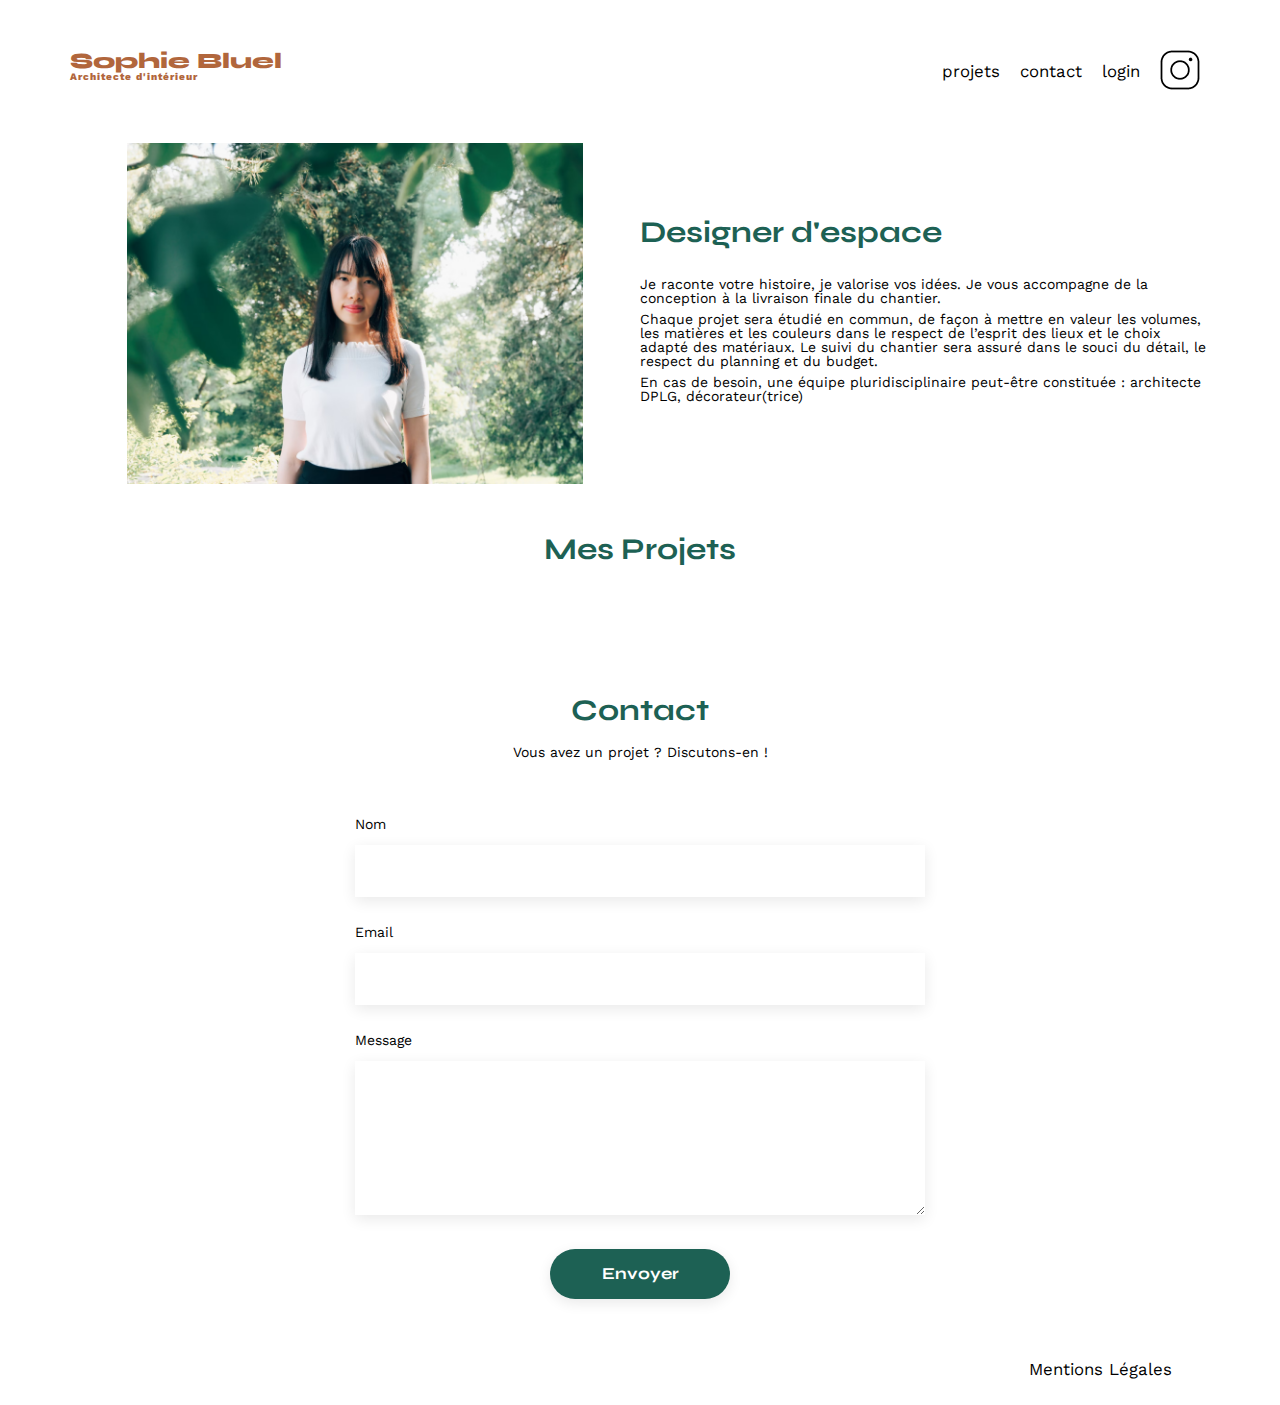
<file: FrontEnd/index.html>
<!DOCTYPE html>
<html lang="fr">
<head>
	<meta charset="UTF-8">
	<title>Sophie Bluel - Architecte d'intérieur</title>
	<meta name="viewport" content="width=device-width, initial-scale=1.0">
	<link rel="preconnect" href="https://fonts.googleapis.com">
	<link rel="preconnect" href="https://fonts.gstatic.com" crossorigin>
	<link href="https://fonts.googleapis.com/css2?family=Syne:wght@700;800&family=Work+Sans&display=swap" rel="stylesheet">
	<meta name="description" content="">
	<link rel="stylesheet" href="./assets/style.css">
	
</head>
<body>
<header>
	<h1>Sophie Bluel <span>Architecte d'intérieur</span></h1>
	<nav>
		<ul>
			<li><a href="index.html#portfolio">projets</a></li>
			<li><a href="index.html#contact">contact</a></li>
			<li class="liLogin"><a href="./login.html">login</a></li>
			<li><img src="./assets/icons/instagram.png" alt="Instagram"></li>
		</ul>
	</nav>
</header>
<main>
	<section id="introduction">
		<figure>
			<img src="./assets/images/sophie-bluel.png" alt="">
		</figure>
		<article>
			<h2>Designer d'espace</h2>
			<p>Je raconte votre histoire, je valorise vos idées. Je vous accompagne de la conception à la livraison finale du chantier.</p>
			<p>Chaque projet sera étudié en commun, de façon à mettre en valeur les volumes, les matières et les couleurs dans le respect de l’esprit des lieux et le choix adapté des matériaux. Le suivi du chantier sera assuré dans le souci du détail, le respect du planning et du budget.</p>
			<p>En cas de besoin, une équipe pluridisciplinaire peut-être constituée : architecte DPLG, décorateur(trice)</p>
		</article>
	</section>
	<section id="portfolio">
		<h2>Mes Projets</h2>
			<div class="categorieslist"></div>
			<div class="gallery"></div>
	</section>

	<section id="contact">
		<h2>Contact</h2>
		<p>Vous avez un projet ? Discutons-en !</p>
		<form action="#" method="post">
			
			<label for="name">Nom</label>
			<input type="text" name="name" id="name">
			<label for="email">Email</label>
			<input type="email" name="email" id="email">
			<label for="message">Message</label>
			<textarea name="message" id="message" cols="30" rows="10"></textarea>
			<input type="submit" value="Envoyer">
		</form>
	</section>
</main>

<footer>
	<nav>
		<ul>
			<li>Mentions Légales</li>
		</ul>
	</nav>
</footer>
	<script type="module" src="./Img_Tri.js"></script>
</body>
</html>
</file>
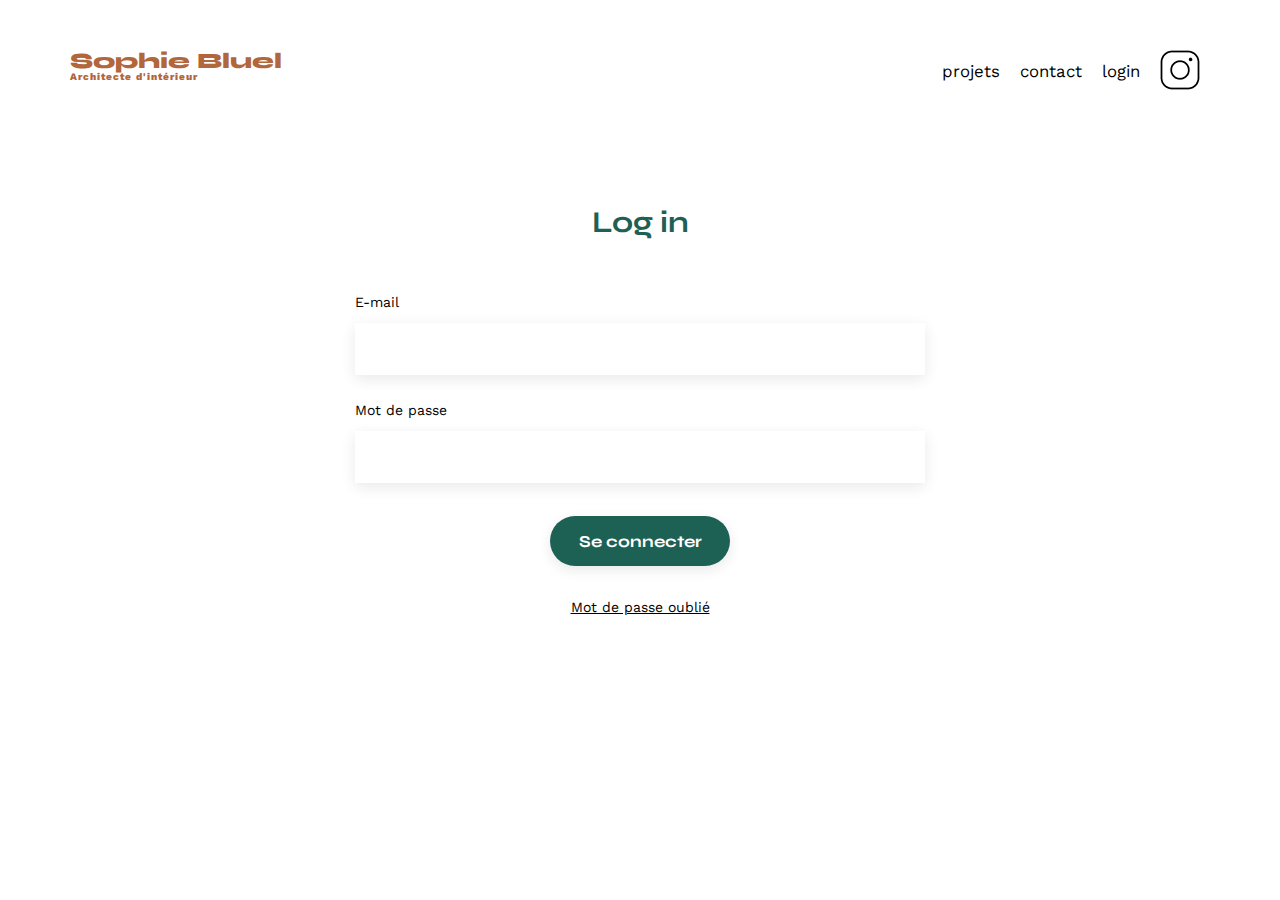
<file: FrontEnd/login.html>
<!DOCTYPE html>
<html lang="fr">
<head>
	<meta charset="UTF-8">
	<title>Sophie Bluel - Architecte d'intérieur</title>
	<meta name="viewport" content="width=device-width, initial-scale=1.0">
	<link rel="preconnect" href="https://fonts.googleapis.com">
	<link rel="preconnect" href="https://fonts.gstatic.com" crossorigin>
	<link href="https://fonts.googleapis.com/css2?family=Syne:wght@700;800&family=Work+Sans&display=swap" rel="stylesheet">
	<meta name="description" content="">
	<link rel="stylesheet" href="./assets/style.css">
    <link rel="stylesheet" href="./assets/styleLogin.css">
	<link rel="index" href="./index.html">
</head>
<body>
<header>
    <h1><a class="logintitle" href="./index.html">Sophie Bluel</a> <span>Architecte d'intérieur</span></h1>
	<nav>
		<ul>
			<li>projets</li>
			<li>contact</li>
			<li class="liLogin">login</li>
			<li><img src="./assets/icons/instagram.png" alt="Instagram"></li>
		</ul>
	</nav>
</header>
<main>
    <section id="contact">
        <h2>Log in</h2>
            <form action="#" method="post">
                <label for="name">E-mail</label>
                <input class="login" type="text" name="email" id="email">
                <label for="email">Mot de passe</label>
                <input class="mdp" type="password" name="mdp" id="mdp">
                <input type="submit" value="Se connecter">
                <p>Mot de passe oublié</p>
            </form>
    </section>

    <script type="module" src="./Login.js"></script>
</main>
</file>
<file: FrontEnd/assets/styleLogin.css>
/*Login*/
a{
	text-decoration: none;
	color: black;
}

h2{
    margin-top: 20%;
	align-items: center;
	text-align: center;
}

#contact p {
    align-items: center;
	text-align: center;
    text-decoration: underline;
}
</file>
<file: FrontEnd/assets/style.css>
/* http://meyerweb.com/eric/tools/css/reset/
   v2.0 | 20110126
   License: none (public domain)
*/

html, body, div, span, applet, object, iframe,
h1, h2, h3, h4, h5, h6, p, blockquote, pre,
a, abbr, acronym, address, big, cite, code,
del, dfn, em, img, ins, kbd, q, s, samp,
small, strike, strong, sub, sup, tt, var,
b, u, i, center,
dl, dt, dd, ol, ul, li,
fieldset, form, label, legend,
table, caption, tbody, tfoot, thead, tr, th, td,
article, aside, canvas, details, embed,
figure, figcaption, footer, header, hgroup,
menu, nav, output, ruby, section, summary,
time, mark, audio, video {
	margin: 0;
	padding: 0;
	border: 0;
	font-size: 100%;
	font: inherit;
	vertical-align: baseline;
}
/* HTML5 display-role reset for older browsers */
article, aside, details, figcaption, figure,
footer, header, hgroup, menu, nav, section {
	display: block;
}
body {
	line-height: 1;
}
ol, ul {
	list-style: none;
}
blockquote, q {
	quotes: none;
}
blockquote:before, blockquote:after,
q:before, q:after {
	content: '';
	content: none;
}
table {
	border-collapse: collapse;
	border-spacing: 0;
}
/** end reset css**/
body {
	max-width: 1140px;
	margin:auto;
	font-family: 'Work Sans' ;
	font-size: 14px;
}
header {
	display: flex;
	justify-content: space-between;
	margin: 50px 0
}
section {
	margin: 50px 0
}

h1, .logintitle{
	text-decoration: none;
	display: flex;
	flex-direction: column;
	font-family: 'Syne';
	font-size: 22px;
	font-weight: 800;
	color: #B1663C
}

h1 > span {
	font-family: 'Work Sans';
	font-size:10px;
	letter-spacing: 0.1em;
;
}

h2{
	font-family: 'Syne';
	font-weight: 700;
	font-size: 30px;
	color: #1D6154
}

nav ul {
	display: flex;
	align-items: center;
	list-style-type: none;
}

nav li {
	padding: 0 10px;
	font-size: 1.2em;
}

li:hover {
	color: #B1663C;
}

#introduction {
	display: flex;
	align-items: center;
}
#introduction figure {
	flex: 1
}
#introduction img {
	display: block;
	margin: auto;
	width: 80%;
}

#introduction article {
	flex: 1
}
#introduction h2 {
	margin-bottom: 1em;
}

#introduction p {
	margin-bottom: 0.5em;
}
#portfolio h2 {
	text-align: center;
	margin-bottom: 1em;
}
.gallery {
	width: 100%;
	display: grid;
	grid-template-columns: 1fr 1fr 1fr;
	grid-column-gap: 20px;
	grid-row-gap: 20px;
}

.gallery img {
	width: 100%;

}
#contact {
	width: 50%;
margin: auto;
}
#contact > * {
	text-align: center;

}
#contact h2{
	margin-bottom: 20px;
}
#contact form {
	text-align: left;
	margin-top:30px;
	display: flex;
	flex-direction: column;
}

#contact input {
	height: 50px;
	font-size: 1.2em;
	border: none;
	box-shadow: 0px 4px 14px rgba(0, 0, 0, 0.09);
}
#contact label {
	margin: 2em 0 1em 0;
}
#contact textarea {
	border: none;
	box-shadow: 0px 4px 14px rgba(0, 0, 0, 0.09);
}

input[type="submit"]{
	font-family: 'Syne';
	font-weight: 700;
	color: white;
	background-color: #1D6154;
	margin : 2em auto ;
	width: 180px;
	text-align: center;
	border-radius: 60px ;
}

footer nav ul {
	display: flex;
	justify-content: flex-end;
	margin: 2em
}





/*AJOUTS*/
.categorieslist {
	display: flex;
	align-items: center;
	justify-content: center;
	gap: 10px;
	margin-bottom: 51px;
}

.btn-trier {
	box-sizing: border-box;
	border: 1px solid #1D6154;
	border-radius: 60px;
	padding: 9px 20px 9px 20px;
	justify-content: space-around;

	font-family: 'Syne';
	font-weight: 700;
	color:#1D6154;
	background-color: white;
	text-align: center;
}

.btn-trier:hover {
	color: white;
	background-color: #1D6154;
}

.liLogin a {
	text-decoration: none;
	color: black;
}
li a {
	text-decoration: none;
	color: black;
}
a:hover{
	color: #B1663C;
}
</file>
